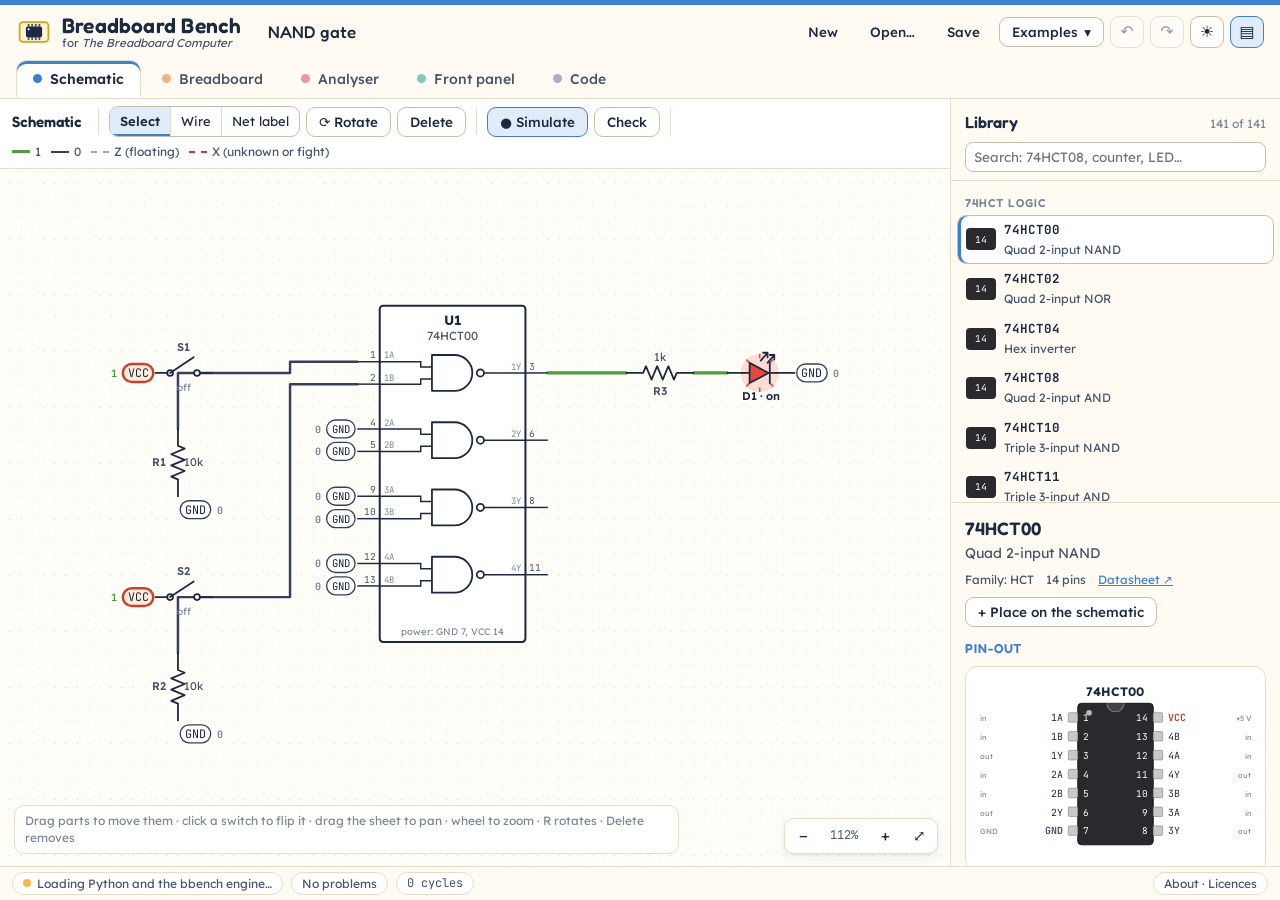
<file: index.html>
<!doctype html>
<html lang="en-AU">
<head>
<meta charset="utf-8">
<meta name="viewport" content="width=device-width, initial-scale=1">
<title>Breadboard Bench</title>
<meta name="description" content="Breadboard Bench: a free digital-logic simulator for The Breadboard Computer (PC-2).">
<meta name="theme-color" content="#1B2A41">
<link rel="manifest" href="manifest.json">
<link rel="icon" href="icons/icon.svg" type="image/svg+xml">
<link rel="apple-touch-icon" href="icons/icon-192.png">
<link rel="stylesheet" href="css/app.css">
<script>
  // apply the saved theme before first paint
  try { const t = localStorage.getItem("bb-theme"); if (t) document.documentElement.dataset.theme = t; } catch (e) {}
</script>
</head>
<body>
<div id="app">
  <header class="top">
    <div class="band" aria-hidden="true"></div>
    <div class="brand">
      <svg class="logo" viewBox="0 0 40 40" aria-hidden="true"><rect x="4" y="9" width="32" height="22" rx="4" class="logo-board"/><rect x="11" y="14" width="18" height="12" rx="2" class="logo-chip"/><g class="logo-pins"><rect x="13" y="11" width="2" height="3"/><rect x="17" y="11" width="2" height="3"/><rect x="21" y="11" width="2" height="3"/><rect x="25" y="11" width="2" height="3"/><rect x="13" y="26" width="2" height="3"/><rect x="17" y="26" width="2" height="3"/><rect x="21" y="26" width="2" height="3"/><rect x="25" y="26" width="2" height="3"/></g><circle cx="14" cy="17" r="1.2" class="logo-dot"/></svg>
      <div class="brand-text"><span class="brand-name">Breadboard Bench</span><span class="brand-sub">for <i>The Breadboard Computer</i></span></div>
    </div>
    <div class="projname" title="Project name">
      <label class="sr" for="proj-name">Project name</label>
      <input id="proj-name" spellcheck="false" value="Untitled">
      <span id="dirty" class="dirty" aria-live="polite"></span>
    </div>
    <nav class="actions" aria-label="Project">
      <button id="btn-new" class="btn ghost" title="Start a new empty project">New</button>
      <button id="btn-open" class="btn ghost" title="Open a .bbproj file (Ctrl+O)">Open…</button>
      <button id="btn-save" class="btn ghost" title="Save as a .bbproj file (Ctrl+S)">Save</button>
      <div class="menu">
        <button id="btn-examples" class="btn" aria-haspopup="true" aria-expanded="false">Examples <span aria-hidden="true">▾</span></button>
        <div id="examples-menu" class="menu-pop" role="menu" hidden></div>
      </div>
      <button id="btn-undo" class="btn icon" title="Undo (Ctrl+Z)" aria-label="Undo">↶</button>
      <button id="btn-redo" class="btn icon" title="Redo (Ctrl+Y)" aria-label="Redo">↷</button>
      <button id="btn-theme" class="btn icon" title="Light or dark theme" aria-label="Switch theme"><span class="theme-sun">☀</span><span class="theme-moon">☾</span></button>
      <button id="btn-lib" class="btn icon" title="Show or hide the chip library" aria-label="Library" aria-pressed="true">▤</button>
      <input id="file-input" type="file" accept=".bbproj,.json,application/json" hidden>
    </nav>
    <div class="tabs" role="tablist" aria-label="Workspaces">
      <button role="tab" class="tab" data-tab="schematic" data-accent="sky" aria-selected="true" id="tab-schematic" aria-controls="ws-schematic">Schematic</button>
      <button role="tab" class="tab" data-tab="breadboard" data-accent="copper" aria-selected="false" id="tab-breadboard" aria-controls="ws-breadboard">Breadboard</button>
      <button role="tab" class="tab" data-tab="analyser" data-accent="berry" aria-selected="false" id="tab-analyser" aria-controls="ws-analyser">Analyser</button>
      <button role="tab" class="tab" data-tab="panel" data-accent="teal" aria-selected="false" id="tab-panel" aria-controls="ws-panel">Front panel</button>
      <button role="tab" class="tab" data-tab="code" data-accent="plum" aria-selected="false" id="tab-code" aria-controls="ws-code">Code</button>
    </div>
  </header>

  <main class="main">
    <div class="workspaces">
      <section id="ws-schematic" class="ws" role="tabpanel" aria-labelledby="tab-schematic"></section>
      <section id="ws-breadboard" class="ws" role="tabpanel" aria-labelledby="tab-breadboard" hidden></section>
      <section id="ws-analyser" class="ws" role="tabpanel" aria-labelledby="tab-analyser" hidden></section>
      <section id="ws-panel" class="ws" role="tabpanel" aria-labelledby="tab-panel" hidden></section>
      <section id="ws-code" class="ws" role="tabpanel" aria-labelledby="tab-code" hidden></section>
    </div>
    <aside id="library" class="library" aria-label="Chip library"></aside>
  </main>

  <footer class="status">
    <span id="engine-status" class="pill" aria-live="polite"><i class="dot"></i><span>Starting engine…</span></span>
    <button id="problems-btn" class="pill btnlike" aria-expanded="false" title="Show problems found by the checker"><span id="problems-count">No problems</span></button>
    <span id="sim-status" class="pill mono"></span>
    <span class="grow"></span>
    <span id="hint" class="hint"></span>
    <a id="about-link" class="pill btnlike about" href="LICENSES/index.html" target="_blank" rel="noopener" title="About Breadboard Bench, and the licences of the software and fonts inside it">About · Licences</a>
  </footer>
  <div id="problems" class="problems" hidden role="region" aria-label="Problems"></div>
  <div id="toast" class="toast" role="status" aria-live="polite" hidden></div>
</div>
<script type="module" src="js/app.js"></script>
</body>
</html>
</file>
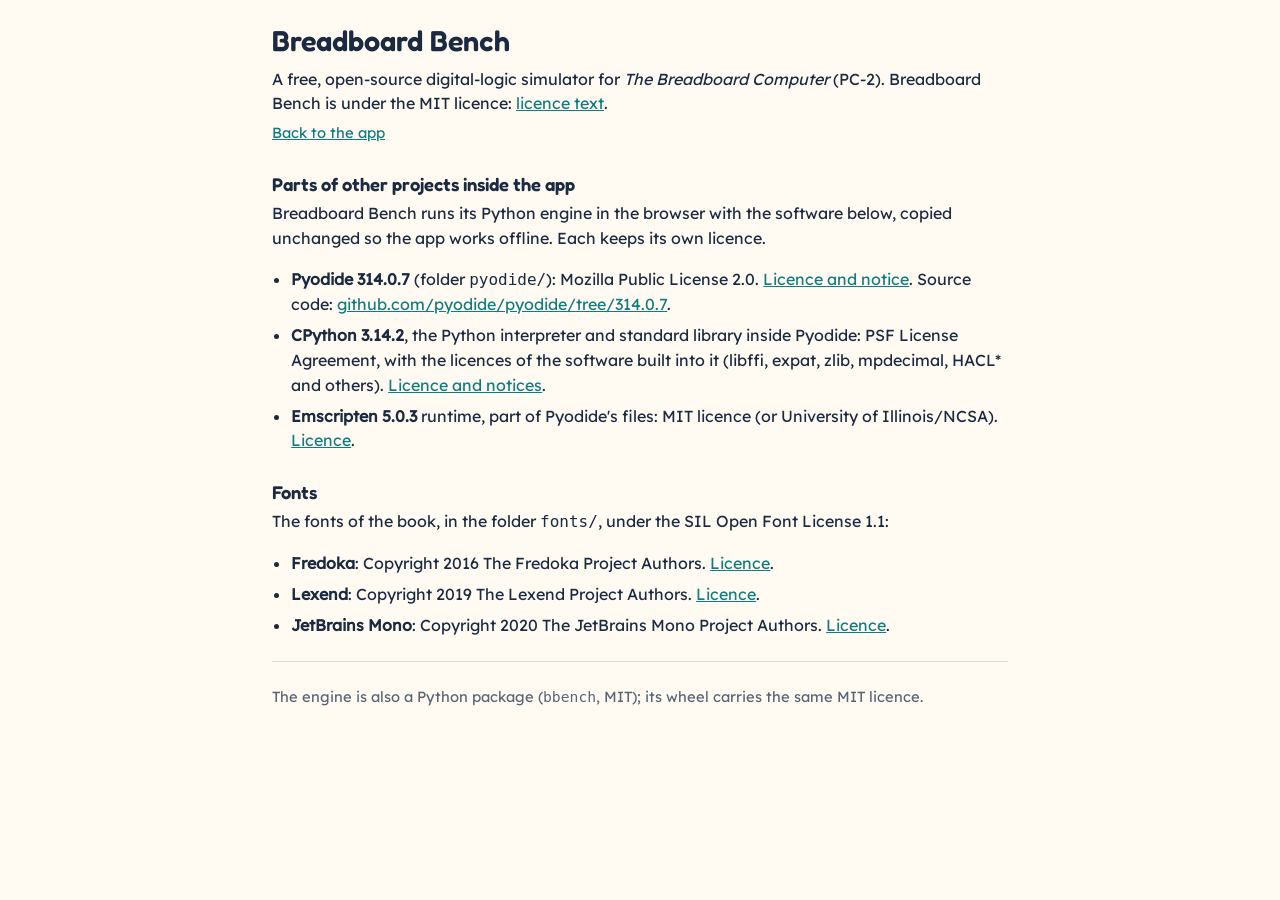
<file: LICENSES/index.html>
<!doctype html>
<html lang="en-AU">
<head>
<meta charset="utf-8">
<meta name="viewport" content="width=device-width, initial-scale=1">
<title>About and licences</title>
<style>
  @font-face { font-family: "Lexend"; src: url("../fonts/lexend-latin-400-normal.woff2") format("woff2"); font-weight: 400; }
  @font-face { font-family: "Fredoka"; src: url("../fonts/fredoka-latin-600-normal.woff2") format("woff2"); font-weight: 600; }
  :root { --ink: #1B2A41; --paper: #FFFBF3; --muted: #5A6475; --line: #E6DDCB; --link: #0F7C80; }
  @media (prefers-color-scheme: dark) { :root:not([data-theme="light"]) { --ink: #F3EEE3; --paper: #141C2A; --muted: #A9B1BF; --line: #2C3850; --link: #5CC8C4; } }
  :root[data-theme="dark"] { --ink: #F3EEE3; --paper: #141C2A; --muted: #A9B1BF; --line: #2C3850; --link: #5CC8C4; }
  body { margin: 0; background: var(--paper); color: var(--ink); font: 16px/1.55 "Lexend", system-ui, sans-serif; }
  main { max-width: 46rem; margin: 0 auto; padding: 24px 16px 48px; }
  h1, h2 { font-family: "Fredoka", "Lexend", sans-serif; font-weight: 600; line-height: 1.2; }
  h1 { font-size: 1.8rem; margin: 0 0 8px; }
  h2 { font-size: 1.15rem; margin: 28px 0 6px; }
  p, li { margin: 6px 0; }
  a { color: var(--link); }
  .note { color: var(--muted); font-size: .92rem; }
  ul { padding-left: 1.2rem; }
  hr { border: 0; border-top: 1px solid var(--line); margin: 24px 0; }
</style>
</head>
<body>
<main>
  <h1>Breadboard Bench</h1>
  <p>A free, open-source digital-logic simulator for <i>The Breadboard Computer</i> (PC-2).
     Breadboard Bench is under the MIT licence: <a href="Breadboard-Bench-MIT.txt">licence text</a>.</p>
  <p class="note"><a href="../index.html">Back to the app</a></p>

  <h2>Parts of other projects inside the app</h2>
  <p>Breadboard Bench runs its Python engine in the browser with the software below, copied
     unchanged so the app works offline. Each keeps its own licence.</p>
  <ul>
    <li><b>Pyodide 314.0.7</b> (folder <code>pyodide/</code>): Mozilla Public License 2.0.
      <a href="Pyodide-MPL-2.0.txt">Licence and notice</a>. Source code:
      <a href="https://github.com/pyodide/pyodide/tree/314.0.7">github.com/pyodide/pyodide/tree/314.0.7</a>.</li>
    <li><b>CPython 3.14.2</b>, the Python interpreter and standard library inside Pyodide: PSF License
      Agreement, with the licences of the software built into it (libffi, expat, zlib, mpdecimal,
      HACL* and others). <a href="CPython-3.14-LICENSE.txt">Licence and notices</a>.</li>
    <li><b>Emscripten 5.0.3</b> runtime, part of Pyodide's files: MIT licence (or University of
      Illinois/NCSA). <a href="Emscripten-LICENSE.txt">Licence</a>.</li>
  </ul>

  <h2>Fonts</h2>
  <p>The fonts of the book, in the folder <code>fonts/</code>, under the SIL Open Font License 1.1:</p>
  <ul>
    <li><b>Fredoka</b>: Copyright 2016 The Fredoka Project Authors. <a href="OFL-Fredoka.txt">Licence</a>.</li>
    <li><b>Lexend</b>: Copyright 2019 The Lexend Project Authors. <a href="OFL-Lexend.txt">Licence</a>.</li>
    <li><b>JetBrains Mono</b>: Copyright 2020 The JetBrains Mono Project Authors. <a href="OFL-JetBrainsMono.txt">Licence</a>.</li>
  </ul>
  <hr>
  <p class="note">The engine is also a Python package (<code>bbench</code>, MIT); its wheel carries the same MIT licence.</p>
</main>
<script>
  try { const t = localStorage.getItem("bb-theme"); if (t) document.documentElement.dataset.theme = t; } catch (e) {}
</script>
</body>
</html>
</file>
<file: css/app.css>
/* Breadboard Bench — app styles. The look follows the house style of The Breadboard Computer:
   ink on warm paper, Fredoka headings, Lexend text, JetBrains Mono for values, and the same
   signal colours as the book (bus yellow, control blue, data green, clock pink-red, address and step grey). */
@font-face { font-family: Fredoka; src: url(../fonts/fredoka-latin-500-normal.woff2) format("woff2"); font-weight: 500; font-display: swap; }
@font-face { font-family: Fredoka; src: url(../fonts/fredoka-latin-600-normal.woff2) format("woff2"); font-weight: 600; font-display: swap; }
@font-face { font-family: Fredoka; src: url(../fonts/fredoka-latin-700-normal.woff2) format("woff2"); font-weight: 700; font-display: swap; }
@font-face { font-family: Lexend; src: url(../fonts/lexend-latin-300-normal.woff2) format("woff2"); font-weight: 300; font-display: swap; }
@font-face { font-family: Lexend; src: url(../fonts/lexend-latin-400-normal.woff2) format("woff2"); font-weight: 400; font-display: swap; }
@font-face { font-family: Lexend; src: url(../fonts/lexend-latin-500-normal.woff2) format("woff2"); font-weight: 500; font-display: swap; }
@font-face { font-family: Lexend; src: url(../fonts/lexend-latin-600-normal.woff2) format("woff2"); font-weight: 600; font-display: swap; }
@font-face { font-family: Lexend; src: url(../fonts/lexend-latin-700-normal.woff2) format("woff2"); font-weight: 700; font-display: swap; }
@font-face { font-family: JBM; src: url(../fonts/jetbrains-mono-latin-400-normal.woff2) format("woff2"); font-weight: 400; font-display: swap; }
@font-face { font-family: JBM; src: url(../fonts/jetbrains-mono-latin-700-normal.woff2) format("woff2"); font-weight: 700; font-display: swap; }
@font-face { font-family: JBM; src: url(../fonts/jetbrains-mono-latin-400-italic.woff2) format("woff2"); font-weight: 400; font-style: italic; font-display: swap; }

:root {
  color-scheme: light;
  --ink: #1B2A41; --ink2: #44546B; --ink3: #7A869A; --paper: #FFFBF3; --card: #FFFFFF; --line: #E6DCC8; --line2: #C9BFA9;
  --well: #F6F1E6; --hover: #F3ECDD;
  --copper: #E8743B; --copper-t: #FDEBDD;
  --teal: #1A9E8F;  --teal-t: #DDF3EF;
  --sun: #F4B942;   --sun-t: #FEF3D6;  --bus: #D9A21B;
  --berry: #D64570; --berry-t: #FBE1E9;
  --sky: #3D7FD0;   --sky-t: #E1ECFA;
  --leaf: #4E9F3D;  --leaf-t: #E4F2DF;
  --plum: #7B5EA7;  --plum-t: #ECE5F6;
  --grey: #7E848D;  --grey-t: #ECEDEF;
  --pwr: #C8412B; --gndc: #1B2A41;
  --sig-bus: var(--bus); --sig-ctrl: var(--sky); --sig-data: var(--leaf); --sig-clock: var(--berry); --sig-addr: var(--grey); --sig-misc: var(--copper);
  --v0: #33415A; --vz: #9AA3B2; --vx: #D2352B;
  --sheet: #FFFDF8; --grid: #EDE5D3; --chip: #FFFFFF; --chip-line: #1B2A41;
  --select: #3D7FD0; --danger: #C8312B; --ok: #2E8540;
  --board: #F6F3EC; --board-line: #C9BFA9; --hole: #B8AF9C; --dip: #2A2A2E;
  --wave-bg: #FFFFFF; --wave-grid: #EFE8DA;
  --shadow: 0 1px 2px rgba(27,42,65,.08), 0 4px 14px rgba(27,42,65,.06);
  --radius: 12px;
  --ui: Lexend, system-ui, sans-serif; --head: Fredoka, Lexend, sans-serif; --mono: JBM, "JetBrains Mono", ui-monospace, monospace;
  --accent: var(--sky); --accent-t: var(--sky-t);
}
:root[data-theme="dark"] {
  color-scheme: dark;
  --ink: #E8EEF6; --ink2: #A9B6C8; --ink3: #7D8BA0; --paper: #121A25; --card: #1A2331; --line: #2B3647; --line2: #3B485B;
  --well: #0F1620; --hover: #222D3D;
  --copper: #F08A55; --copper-t: #3A271D;
  --teal: #2DB8A7;  --teal-t: #16312F;
  --sun: #F6C35A;   --sun-t: #3A3120;  --bus: #E8B332;
  --berry: #EC6A90; --berry-t: #3A1E29;
  --sky: #63A0EC;   --sky-t: #1A2A42;
  --leaf: #6CC257;  --leaf-t: #1C3220;
  --plum: #A487D1;  --plum-t: #2A2340;
  --grey: #8C939D;  --grey-t: #262C35;
  --pwr: #EF6A50; --gndc: #A9B6C8;
  --v0: #5A6B85; --vz: #6F7B8E; --vx: #FF6454;
  --sheet: #151E2B; --grid: #1F2A3A; --chip: #1C2636; --chip-line: #C9D4E3;
  --select: #63A0EC; --danger: #FF6454; --ok: #5CC46E;
  --board: #D9D3C6; --board-line: #A79D88; --hole: #9C927E; --dip: #202024;
  --wave-bg: #141D2A; --wave-grid: #223044;
  --shadow: 0 1px 2px rgba(0,0,0,.3), 0 6px 18px rgba(0,0,0,.25);
}
@media (prefers-color-scheme: dark) {
  :root:not([data-theme="light"]):not([data-theme="dark"]) {
    color-scheme: dark;
    --ink: #E8EEF6; --ink2: #A9B6C8; --ink3: #7D8BA0; --paper: #121A25; --card: #1A2331; --line: #2B3647; --line2: #3B485B;
    --well: #0F1620; --hover: #222D3D;
    --copper: #F08A55; --copper-t: #3A271D; --teal: #2DB8A7; --teal-t: #16312F; --sun: #F6C35A; --sun-t: #3A3120; --bus: #E8B332;
    --berry: #EC6A90; --berry-t: #3A1E29; --sky: #63A0EC; --sky-t: #1A2A42; --leaf: #6CC257; --leaf-t: #1C3220; --plum: #A487D1; --plum-t: #2A2340;
    --grey: #8C939D; --grey-t: #262C35;
    --pwr: #EF6A50; --gndc: #A9B6C8; --v0: #5A6B85; --vz: #6F7B8E; --vx: #FF6454;
    --sheet: #151E2B; --grid: #1F2A3A; --chip: #1C2636; --chip-line: #C9D4E3; --select: #63A0EC; --danger: #FF6454; --ok: #5CC46E;
    --board: #D9D3C6; --board-line: #A79D88; --hole: #9C927E; --dip: #202024; --wave-bg: #141D2A; --wave-grid: #223044;
  }
}

* { box-sizing: border-box; }
html, body { height: 100%; margin: 0; }
body { font-family: var(--ui); font-size: 14px; line-height: 1.45; color: var(--ink); background: var(--paper);
       font-variant-numeric: lining-nums tabular-nums; -webkit-font-smoothing: antialiased; overflow: hidden; }
button, input, select, textarea { font: inherit; color: inherit; }
.sr { position: absolute; width: 1px; height: 1px; overflow: hidden; clip: rect(0 0 0 0); white-space: nowrap; }
.mono, code, kbd { font-family: var(--mono); }
kbd { font-size: .85em; background: var(--card); border: 1px solid var(--line2); border-bottom-width: 2px; border-radius: 4px; padding: 0 .3em; }
:focus-visible { outline: 2.5px solid var(--select); outline-offset: 2px; border-radius: 6px; }
[hidden] { display: none !important; }

#app { display: grid; grid-template-rows: auto 1fr auto; height: 100vh; height: 100dvh; }

/* ------------------------------------------------------------------ header */
.top { position: relative; display: grid; grid-template-columns: auto 1fr auto; grid-template-rows: auto auto; align-items: center;
       column-gap: 18px; padding: 10px 16px 0; background: var(--paper); border-bottom: 1px solid var(--line); }
.top .band { position: absolute; inset: 0 0 auto 0; height: 5px; background: var(--accent); transition: background .25s; }
.brand { display: flex; align-items: center; gap: 10px; padding-top: 4px; }
.logo { width: 36px; height: 36px; }
.logo-board { fill: var(--sun-t); stroke: var(--bus); stroke-width: 2; }
.logo-chip { fill: var(--ink); } .logo-pins rect { fill: var(--ink2); } .logo-dot { fill: var(--paper); }
.brand-text { display: flex; flex-direction: column; line-height: 1.1; }
.brand-name { font-family: var(--head); font-weight: 600; font-size: 21px; letter-spacing: .01em; }
.brand-sub { font-size: 11.5px; color: var(--ink2); }
.projname { display: flex; align-items: center; gap: 8px; min-width: 0; padding-top: 4px; }
.projname input { font-family: var(--head); font-weight: 500; font-size: 17px; background: transparent; border: 1px solid transparent;
                  border-radius: 8px; padding: 3px 8px; min-width: 120px; max-width: 360px; width: 100%; }
.projname input:hover { border-color: var(--line); } .projname input:focus { border-color: var(--line2); background: var(--card); outline: none; }
.dirty { font-size: 12px; color: var(--ink3); white-space: nowrap; }
.actions { display: flex; gap: 6px; align-items: center; padding-top: 4px; }
.tabs { grid-column: 1 / -1; display: flex; gap: 4px; margin-top: 10px; overflow-x: auto; }
.tab { --c: var(--sky); --ct: var(--sky-t); appearance: none; border: 1px solid transparent; border-bottom: none; background: transparent;
       padding: 8px 16px 9px; border-radius: 10px 10px 0 0; cursor: pointer; font-weight: 500; color: var(--ink2); position: relative; white-space: nowrap; }
.tab[data-accent="copper"] { --c: var(--copper); --ct: var(--copper-t); }
.tab[data-accent="berry"] { --c: var(--berry); --ct: var(--berry-t); }
.tab[data-accent="teal"] { --c: var(--teal); --ct: var(--teal-t); }
.tab[data-accent="plum"] { --c: var(--plum); --ct: var(--plum-t); }
.tab::before { content: ""; display: inline-block; width: 9px; height: 9px; border-radius: 50%; background: var(--c); margin-right: 8px; vertical-align: 1px; opacity: .55; }
.tab:hover { background: var(--hover); color: var(--ink); }
.tab[aria-selected="true"] { background: var(--card); color: var(--ink); border-color: var(--line); font-weight: 600; }
.tab[aria-selected="true"]::before { opacity: 1; }
.tab[aria-selected="true"]::after { content: ""; position: absolute; left: -1px; right: -1px; bottom: -1px; height: 2px; background: var(--card); }
.tab[aria-selected="true"] { box-shadow: inset 0 3px 0 var(--c); }

/* ------------------------------------------------------------------ buttons and inputs */
.btn { appearance: none; border: 1px solid var(--line2); background: var(--card); color: var(--ink); border-radius: 9px; padding: 5px 12px;
       cursor: pointer; font-weight: 500; font-size: 13.5px; line-height: 1.35; white-space: nowrap; display: inline-flex; align-items: center; gap: 6px;
       transition: background .12s, border-color .12s, transform .05s; }
.btn:hover { background: var(--hover); }
.btn:active { transform: translateY(1px); }
.btn.ghost { border-color: transparent; background: transparent; }
.btn.ghost:hover { background: var(--hover); border-color: var(--line); }
.btn.icon { width: 34px; height: 32px; justify-content: center; padding: 0; font-size: 16px; }
.btn.primary { background: var(--accent); border-color: var(--accent); color: #fff; }
.btn.primary:hover { filter: brightness(1.06); background: var(--accent); }
.btn.go { background: var(--leaf); border-color: var(--leaf); color: #fff; }
.btn.paused { box-shadow: 0 0 0 2px var(--sun); }
body.clock-paused #sim-status { border-color: var(--sun); font-weight: 600; }
.btn.stop { background: var(--berry); border-color: var(--berry); color: #fff; }
.btn[aria-pressed="true"] { background: var(--accent-t); border-color: var(--accent); }
.btn:disabled { opacity: .45; cursor: default; }
.btn .k { font-family: var(--mono); font-size: 11px; color: var(--ink3); }
.theme-moon { display: none; }
:root[data-theme="dark"] .theme-sun { display: none; } :root[data-theme="dark"] .theme-moon { display: inline; }
.field { display: inline-flex; align-items: center; gap: 6px; font-size: 13px; color: var(--ink2); }
.input, select.input { border: 1px solid var(--line2); background: var(--card); border-radius: 8px; padding: 4px 8px; font-size: 13.5px; min-width: 0; }
.input.mono { font-family: var(--mono); font-size: 13px; }
.input:focus { outline: none; border-color: var(--select); box-shadow: 0 0 0 3px color-mix(in srgb, var(--select) 20%, transparent); }
.seg { display: inline-flex; border: 1px solid var(--line2); border-radius: 9px; overflow: hidden; background: var(--card); }
.seg button { appearance: none; border: 0; background: transparent; padding: 5px 10px; cursor: pointer; font-size: 13px; border-right: 1px solid var(--line); }
.seg button:last-child { border-right: 0; }
.seg button[aria-pressed="true"] { background: var(--accent-t); color: var(--ink); font-weight: 600; box-shadow: inset 0 -2px 0 var(--accent); }
.sep { width: 1px; align-self: stretch; background: var(--line); margin: 2px 4px; }

/* menus */
.menu { position: relative; }
.menu-pop { position: absolute; right: 0; top: calc(100% + 6px); z-index: 50; background: var(--card); border: 1px solid var(--line); border-radius: 12px;
            box-shadow: var(--shadow); padding: 6px; min-width: 280px; max-height: 70vh; overflow: auto; }
.menu-pop h6 { margin: 8px 10px 4px; font-family: var(--head); font-weight: 600; font-size: 12px; text-transform: uppercase; letter-spacing: .08em; color: var(--ink3); }
.menu-pop button { display: flex; flex-direction: column; align-items: flex-start; width: 100%; text-align: left; border: 0; background: transparent;
                   padding: 6px 10px; border-radius: 8px; cursor: pointer; }
.menu-pop button:hover, .menu-pop button:focus-visible { background: var(--hover); }
.menu-pop button small { color: var(--ink3); font-size: 11.5px; }

/* ------------------------------------------------------------------ main area */
.main { display: grid; grid-template-columns: 1fr auto; min-height: 0; background: var(--card); }
.workspaces { position: relative; min-width: 0; min-height: 0; }
.ws { position: absolute; inset: 0; display: flex; flex-direction: column; min-height: 0; }
.toolbar { display: flex; align-items: center; gap: 6px; padding: 7px 12px; border-bottom: 1px solid var(--line); background: var(--card); flex-wrap: wrap; min-height: 46px; }
.toolbar .title { font-family: var(--head); font-weight: 600; font-size: 15px; margin-right: 6px; }
.toolbar .grow { flex: 1; }
.canvas { position: relative; flex: 1; min-height: 0; overflow: hidden; background: var(--sheet); }
.canvas svg.view { width: 100%; height: 100%; display: block; touch-action: none; user-select: none; -webkit-user-select: none; }
.canvas.dragging, .canvas.dragging * { cursor: grabbing !important; }
.overlay-help { position: absolute; left: 14px; bottom: 12px; font-size: 12px; color: var(--ink3); background: color-mix(in srgb, var(--card) 88%, transparent);
                border: 1px solid var(--line); border-radius: 10px; padding: 6px 10px; pointer-events: none; max-width: 70%; }
.zoomctl { position: absolute; right: 12px; bottom: 12px; display: flex; gap: 4px; background: var(--card); border: 1px solid var(--line); border-radius: 10px; padding: 3px; box-shadow: var(--shadow); }
.zoomctl button { border: 0; background: transparent; width: 30px; height: 28px; border-radius: 7px; cursor: pointer; font-size: 15px; }
.zoomctl button:hover { background: var(--hover); }
.zoomctl span { font-family: var(--mono); font-size: 12px; align-self: center; min-width: 44px; text-align: center; color: var(--ink2); }

/* inspector (floating card) */
.inspector { position: absolute; right: 12px; top: 12px; width: 270px; background: var(--card); border: 1px solid var(--line); border-radius: var(--radius);
             box-shadow: var(--shadow); padding: 12px 14px; font-size: 13px; z-index: 5; }
.inspector h4 { margin: 0 0 2px; font-family: var(--head); font-weight: 600; font-size: 16px; }
.inspector .sub { color: var(--ink2); font-size: 12px; margin-bottom: 8px; }
.inspector label { display: block; font-size: 11.5px; color: var(--ink3); margin: 8px 0 3px; text-transform: uppercase; letter-spacing: .06em; }
.inspector .input { width: 100%; }
.inspector .row { display: flex; gap: 6px; margin-top: 10px; flex-wrap: wrap; }
.inspector .pins { font-family: var(--mono); font-size: 11.5px; max-height: 160px; overflow: auto; border: 1px solid var(--line); border-radius: 8px; margin-top: 6px; }
.inspector .pins div { display: flex; justify-content: space-between; padding: 2px 8px; border-bottom: 1px solid var(--line); }
.inspector .pins div:last-child { border-bottom: 0; }

/* ------------------------------------------------------------------ library panel */
.library { width: 330px; border-left: 1px solid var(--line); background: var(--paper); display: flex; flex-direction: column; min-height: 0; }
.library.collapsed { display: none; }
.lib-head { padding: 12px 14px 8px; border-bottom: 1px solid var(--line); }
.lib-head h3 { margin: 0 0 8px; font-family: var(--head); font-weight: 600; font-size: 16px; display: flex; align-items: baseline; justify-content: space-between; }
.lib-head h3 small { font-family: var(--ui); font-weight: 400; font-size: 12px; color: var(--ink3); }
.lib-head .input { width: 100%; }
.lib-list { overflow: auto; flex: 0 1 42%; min-height: 120px; padding: 4px 6px 8px; border-bottom: 1px solid var(--line); }
.lib-group { font-family: var(--head); font-weight: 600; font-size: 11.5px; text-transform: uppercase; letter-spacing: .09em; color: var(--ink3); margin: 10px 8px 3px; }
.lib-item { display: grid; grid-template-columns: auto 1fr auto; gap: 2px 8px; align-items: center; width: 100%; text-align: left; border: 1px solid transparent; background: transparent;
            padding: 5px 8px; border-radius: 9px; cursor: grab; }
.lib-item:hover { background: var(--hover); }
.lib-item[aria-selected="true"] { background: var(--card); border-color: var(--line2); box-shadow: inset 3px 0 0 var(--accent); }
.lib-item .t { font-family: var(--mono); font-weight: 700; font-size: 12.5px; }
.lib-item .d { font-size: 12px; color: var(--ink2); grid-column: 2; overflow: hidden; text-overflow: ellipsis; white-space: nowrap; }
.lib-item .badge { grid-row: 1 / span 2; grid-column: 1; width: 30px; height: 22px; border-radius: 4px; background: var(--dip); color: #fff; font-family: var(--mono); font-size: 9.5px;
                   display: grid; place-items: center; }
.lib-item .badge.part { background: var(--copper-t); color: var(--ink); border: 1px solid var(--copper); }
.lib-item .add { grid-row: 1 / span 2; grid-column: 3; opacity: 0; font-size: 12px; }
.lib-item:hover .add, .lib-item:focus-within .add { opacity: 1; }
.lib-detail { overflow: auto; flex: 1; padding: 12px 14px 18px; }
.lib-detail h4 { margin: 0; font-family: var(--head); font-weight: 600; font-size: 18px; }
.lib-detail .desc { color: var(--ink2); margin: 2px 0 8px; }
.lib-detail .card { background: var(--card); border: 1px solid var(--line); border-radius: var(--radius); padding: 8px; margin: 8px 0; }
.lib-detail .card svg { width: 100%; height: auto; display: block; }
.lib-detail h5 { margin: 12px 0 4px; font-family: var(--head); font-weight: 600; font-size: 13px; color: var(--accent); text-transform: uppercase; letter-spacing: .07em; }
.lib-detail .meta { font-size: 12px; color: var(--ink2); display: flex; flex-wrap: wrap; gap: 4px 12px; }
.lib-detail a { color: var(--sky); }
table.ft { border-collapse: collapse; width: 100%; font-size: 12px; }
table.ft th { background: var(--accent-t); text-align: left; padding: 3px 6px; border-bottom: 2px solid var(--accent); font-weight: 600; font-family: var(--mono); }
table.ft td { padding: 2px 6px; border-bottom: 1px solid var(--line); font-family: var(--mono); }
table.ft td.n { font-family: var(--ui); color: var(--ink2); }

/* ------------------------------------------------------------------ status bar and problems */
.status { display: flex; align-items: center; gap: 8px; padding: 5px 12px; border-top: 1px solid var(--line); background: var(--paper); font-size: 12px; color: var(--ink2); min-height: 32px; }
.status .grow { flex: 1; }
.pill { display: inline-flex; align-items: center; gap: 6px; border: 1px solid var(--line); background: var(--card); border-radius: 999px; padding: 2px 10px; }
.pill .dot { width: 8px; height: 8px; border-radius: 50%; background: var(--sun); }
.pill.ok .dot { background: var(--ok); } .pill.err .dot { background: var(--danger); } .pill.mock .dot { background: var(--copper); }
.btnlike { cursor: pointer; } .btnlike:hover { background: var(--hover); }
.pill.has-problems { border-color: var(--danger); color: var(--danger); font-weight: 600; }
a.pill.about { color: inherit; text-decoration: none; white-space: nowrap; }
.hint { color: var(--ink3); }
.problems { position: fixed; left: 12px; bottom: 40px; width: min(560px, calc(100vw - 24px)); max-height: 40vh; overflow: auto; background: var(--card);
            border: 1px solid var(--line); border-radius: var(--radius); box-shadow: var(--shadow); z-index: 40; padding: 10px 12px; }
.problems h4 { margin: 0 0 6px; font-family: var(--head); font-weight: 600; font-size: 15px; display: flex; justify-content: space-between; }
.problem { display: grid; grid-template-columns: 22px 1fr; gap: 6px; padding: 5px 4px; border-bottom: 1px solid var(--line); cursor: pointer; border-radius: 6px; }
.problem:hover { background: var(--hover); }
.problem .sev { width: 18px; height: 18px; border-radius: 50%; display: grid; place-items: center; color: #fff; font-weight: 700; font-size: 11px; background: var(--danger); }
.problem .sev.warning { background: var(--bus); color: var(--ink); } .problem .sev.info { background: var(--sky); }
.problem .where { font-family: var(--mono); font-size: 11.5px; color: var(--ink3); }
.toast { position: fixed; left: 50%; bottom: 48px; transform: translateX(-50%); background: var(--ink); color: var(--paper); padding: 8px 16px; border-radius: 10px;
         box-shadow: var(--shadow); z-index: 60; font-size: 13.5px; max-width: 80vw; }

/* ------------------------------------------------------------------ SVG drawing classes (shared) */
svg { font-family: var(--ui); }
.sheet-bg { fill: var(--sheet); }
.gridline { stroke: var(--grid); stroke-width: 1; }
.t-ink { fill: var(--ink); } .t-ink2 { fill: var(--ink2); } .t-ink3 { fill: var(--ink3); }
.t-mono { font-family: var(--mono); }
.t-head { font-family: var(--head); font-weight: 600; }
.chipbox { fill: var(--chip); stroke: var(--chip-line); stroke-width: 1.8; }
.pinline { stroke: var(--chip-line); stroke-width: 1.3; fill: none; }
.symline { stroke: var(--chip-line); stroke-width: 1.6; fill: none; stroke-linejoin: round; stroke-linecap: round; }
.symfill { fill: var(--chip); stroke: var(--chip-line); stroke-width: 1.6; stroke-linejoin: round; }
.part { cursor: move; }
.part .hit { fill: transparent; }
.part.selected .chipbox, .part.selected .selbox { stroke: var(--select); stroke-width: 2.6; }
.part .selbox { fill: none; stroke: none; }
.part.selected .selbox { stroke-dasharray: 5 4; fill: color-mix(in srgb, var(--select) 6%, transparent); }
.pin-hot { fill: transparent; stroke: transparent; cursor: crosshair; }
.pin-hot:hover, .pin-hot.armed { fill: color-mix(in srgb, var(--select) 25%, transparent); stroke: var(--select); stroke-width: 1.5; }
.wire { fill: none; stroke-width: 2.2; stroke-linejoin: round; stroke-linecap: round; stroke: var(--ink); cursor: pointer; }
.wire-hit { fill: none; stroke: transparent; stroke-width: 10; cursor: pointer; }
.wire.selected { stroke: var(--select) !important; stroke-width: 3.2; filter: drop-shadow(0 0 2px color-mix(in srgb, var(--select) 70%, transparent)); }
.wire.v1 { stroke-width: 3; } .wire.v0 { stroke: var(--v0) !important; } .wire.vz { stroke: var(--vz) !important; stroke-dasharray: 5 4; }
.wire.vx { stroke: var(--vx) !important; stroke-dasharray: 8 3 2 3; }
.junction { stroke: none; }
.tag rect { stroke-width: 1.2; }
.tag text { font-family: var(--mono); fill: var(--ink); }
.tag.v1 rect { stroke-width: 2.2; } .tag.v0 rect { fill: var(--card) !important; stroke: var(--v0) !important; } .tag.vz rect { stroke-dasharray: 3 2; stroke: var(--vz) !important; fill: var(--card) !important; }
.tag.vx rect { stroke: var(--vx) !important; fill: color-mix(in srgb, var(--vx) 12%, var(--card)) !important; }
.valbadge { font-family: var(--mono); font-size: 9px; font-weight: 700; }
.valbadge.v1 { fill: var(--leaf); } .valbadge.v0 { fill: var(--ink3); } .valbadge.vz { fill: var(--vz); } .valbadge.vx { fill: var(--vx); }
.ghostwire { fill: none; stroke: var(--select); stroke-width: 2; stroke-dasharray: 6 4; pointer-events: none; }
.marker circle { fill: var(--danger); } .marker text { fill: #fff; font-weight: 700; font-size: 11px; font-family: var(--ui); }
.marker.warning circle { fill: var(--bus); } .marker.warning text { fill: #1B2A41; }
.marker-ring { fill: none; stroke: var(--danger); stroke-width: 2; stroke-dasharray: 4 3; }
.operable { cursor: pointer; }
.operable:hover .lever, .operable:hover .knob { filter: brightness(1.15); }
.lbl { font-family: var(--ui); fill: var(--ink2); }

/* LEDs (shape and text show state too, not just colour) */
.led-off { fill: var(--card); stroke: var(--ink2); stroke-width: 1.2; }
.led-ray { stroke-width: 1.4; }

/* ------------------------------------------------------------------ breadboard */
.bb-board { fill: var(--board); stroke: var(--board-line); stroke-width: 1; }
.bb-hole { fill: var(--hole); }
.bb-hole-hot { fill: transparent; cursor: crosshair; }
.bb-hole-hot:hover { fill: var(--select); fill-opacity: .55; }
.bb-label { font-family: var(--ui); fill: #44546B; }
.bb-title { font-family: var(--head); font-weight: 600; fill: var(--ink); }
.bb-railline-p { stroke: #D7372B; stroke-width: 1.2; } .bb-railline-n { stroke: #2F6DB5; stroke-width: 1.2; }
.bb-wire { fill: none; stroke-width: 2.4; stroke-linecap: round; cursor: pointer; }
.bb-wire.selected { stroke-width: 3.6; filter: drop-shadow(0 0 2px var(--select)); }
.bb-problem { fill: none; stroke: var(--danger); stroke-width: 2.4; }
.bb-problem-fill { fill: var(--danger); fill-opacity: .25; stroke: var(--danger); stroke-width: 1.6; }
.bb-part { cursor: move; }
.bb-part.selected > .body { stroke: var(--select) !important; stroke-width: 2.4 !important; }
.bb-frame.focus { stroke: var(--accent); stroke-width: 3; fill: none; }

.side { width: 250px; border-right: 1px solid var(--line); background: var(--paper); overflow: auto; padding: 10px; font-size: 13px; }
.side h5 { margin: 6px 4px 6px; font-family: var(--head); font-weight: 600; font-size: 12px; text-transform: uppercase; letter-spacing: .08em; color: var(--ink3); }
.side .item { display: flex; justify-content: space-between; align-items: center; gap: 6px; width: 100%; text-align: left; background: transparent; border: 1px solid transparent;
              padding: 5px 8px; border-radius: 8px; cursor: pointer; }
.side .item:hover { background: var(--hover); }
.side .item[aria-current="true"] { background: var(--card); border-color: var(--line2); font-weight: 600; box-shadow: inset 3px 0 0 var(--accent); }
.side .item .n { font-family: var(--mono); font-size: 11.5px; color: var(--ink3); }
.side .item.bad .n { color: var(--danger); font-weight: 700; }
.split { display: flex; flex: 1; min-height: 0; }
.swatches { display: inline-flex; gap: 3px; }
.swatch { width: 22px; height: 22px; border-radius: 50%; border: 2px solid var(--card); box-shadow: 0 0 0 1px var(--line2); cursor: pointer; padding: 0; }
.swatch[aria-pressed="true"] { box-shadow: 0 0 0 2px var(--ink); }

/* ------------------------------------------------------------------ analyser */
.wave-wrap { position: relative; flex: 1; min-height: 0; display: grid; grid-template-columns: 230px 1fr; background: var(--wave-bg); }
.wave-names { overflow: hidden; border-right: 1px solid var(--line); background: var(--card); position: relative; }
.wave-canvas { position: relative; min-width: 0; overflow: hidden; }
.wave-canvas canvas { position: absolute; inset: 0; width: 100%; height: 100%; cursor: crosshair; }
.wave-name { position: absolute; left: 0; right: 0; display: flex; align-items: center; gap: 6px; padding: 0 8px 0 10px; font-family: var(--mono); font-size: 12.5px; font-weight: 700;
             border-bottom: 1px solid var(--wave-grid); }
.wave-name .sw { width: 4px; align-self: stretch; margin: 6px 0; border-radius: 2px; }
.wave-name .val { margin-left: auto; font-weight: 400; color: var(--ink2); font-size: 12px; }
.wave-name button { border: 0; background: transparent; cursor: pointer; color: var(--ink3); padding: 0 2px; font-size: 12px; }
.wave-name button:hover { color: var(--danger); }
.wave-name .tw { cursor: pointer; color: var(--ink3); width: 12px; display: inline-block; }
.wave-ruler { height: 30px; }
.probes-pop { position: absolute; z-index: 30; top: 48px; left: 12px; width: 340px; max-height: 60vh; display: flex; flex-direction: column; background: var(--card);
              border: 1px solid var(--line); border-radius: var(--radius); box-shadow: var(--shadow); padding: 10px; }
.probes-pop .list { overflow: auto; margin-top: 8px; columns: 2; font-family: var(--mono); font-size: 12px; }
.probes-pop label { display: flex; gap: 6px; align-items: center; padding: 1px 2px; break-inside: avoid; }
.cursor-readout { font-family: var(--mono); font-size: 12.5px; display: inline-flex; gap: 10px; background: var(--well); border: 1px solid var(--line); border-radius: 8px; padding: 3px 10px; white-space: nowrap; overflow: hidden; text-overflow: ellipsis; max-width: 100%; min-width: 0; }
/* the readout takes whatever room the toolbar has left (shrinking, never wrapping onto a new line) */
.toolbar .readout-slot { flex: 1 1 0; min-width: 96px; display: flex; justify-content: flex-end; overflow: hidden; }
.toolbar .readout-slot .cursor-readout > span { flex: none; }
.wave-caption { font-size: 12.5px; color: var(--ink2); padding: 4px 12px 4px 14px; border-bottom: 1px solid var(--line); background: var(--well); display: flex; align-items: center; gap: 10px; min-height: 30px; }
.wave-caption .txt { flex: 1 1 auto; min-width: 0; }
.wave-caption .readout-slot { flex: 0 0 auto; display: flex; }
.wave-caption .readout-slot:empty { display: none; }
.wave-caption .cursor-readout { background: var(--card); }
.wave-caption[hidden] { display: none; }
.clockctl { display: inline-flex; align-items: center; gap: 6px; }
.clockctl[hidden] { display: none; }
.cursor-readout b { font-weight: 700; } .cursor-readout .ca { color: var(--sky); } .cursor-readout .cb { color: var(--berry); }
.empty { display: grid; place-items: center; height: 100%; color: var(--ink2); text-align: center; padding: 30px; }
.empty .card { max-width: 460px; background: var(--card); border: 1px solid var(--line); border-radius: var(--radius); padding: 22px 26px; box-shadow: var(--shadow); }
.empty h3 { font-family: var(--head); font-weight: 600; margin: 0 0 6px; color: var(--ink); font-size: 19px; }
.empty p { margin: 0 0 12px; }

/* ------------------------------------------------------------------ front panel */
.panel-wrap { flex: 1; min-height: 0; overflow: auto; display: grid; grid-template-columns: minmax(0, 1fr) 330px; gap: 0; background: var(--sheet); }
.panel-main { padding: 18px 22px 30px; min-width: 0; overflow: auto; }
.panel-side { border-left: 1px solid var(--line); background: var(--paper); padding: 14px 16px; overflow: auto; }
.panel-side h4 { margin: 0 0 8px; font-family: var(--head); font-weight: 600; font-size: 16px; }
.panel-side .listing { border-collapse: collapse; width: 100%; font-size: 12px; margin-top: 8px; }
.panel-side .listing th { text-align: left; background: var(--teal-t); border-bottom: 2px solid var(--teal); padding: 3px 5px; font-weight: 600; }
.panel-side .listing td { border-bottom: 1px solid var(--line); padding: 2px 5px; font-family: var(--mono); }
.panel-side .listing td.m { font-family: var(--ui); color: var(--ink2); font-size: 11.5px; }
.panel-side .listing tr.cur td { background: var(--sun-t); }
.panel-side .listing tr.pc td:first-child { box-shadow: inset 3px 0 0 var(--teal); font-weight: 700; }
.panel-side .row { display: flex; gap: 8px; align-items: center; flex-wrap: wrap; margin: 8px 0; }
.panel-side .note { font-size: 12px; color: var(--ink2); }
.fp-svg { width: 100%; max-width: 1100px; height: auto; display: block; margin: 0 auto; }
.fp-plate { fill: var(--card); stroke: var(--line2); stroke-width: 1.2; }
.fp-group { fill: var(--well); stroke: var(--line); stroke-width: 1; }
.fp-gtitle { font-family: var(--head); font-weight: 600; font-size: 13px; fill: var(--ink); letter-spacing: .02em; }
.fp-val { font-family: var(--mono); font-size: 12px; fill: var(--ink2); }
.fp-small { font-family: var(--mono); font-size: 9px; fill: var(--ink3); }
.fp-lab { font-family: var(--ui); font-size: 10.5px; fill: var(--ink2); }
.fp-digit-bg { fill: #141414; stroke: #000; }
.seg-on { fill: #FF3B2F; filter: drop-shadow(0 0 3px rgba(255, 59, 47, .8)); } .seg-off { fill: #3A1A18; }
.fp-key { cursor: pointer; }
.fp-key .cap { fill: var(--chip); stroke: var(--ink); stroke-width: 1.4; }
.fp-key:hover .cap { fill: var(--hover); }
.fp-key.down .cap { fill: var(--sun-t); transform: translateY(1.5px); }
.fp-key:focus-visible { outline: none; } .fp-key:focus-visible .cap { stroke: var(--select); stroke-width: 2.6; }
.dip-body { fill: #C8392F; stroke: #7A1E18; stroke-width: 1; }
.dip-slot { fill: #8E241C; } .dip-lever { fill: #FFFFFF; stroke: #555; stroke-width: .6; }
.dip-sw { cursor: pointer; } .dip-sw:hover .dip-lever { fill: #FFF4C2; }
.dip-sw:focus-visible { outline: none; } .dip-sw:focus-visible .dip-slot { stroke: var(--sun); stroke-width: 2; }

/* ------------------------------------------------------------------ code */
.code-wrap { flex: 1; min-height: 0; display: grid; grid-template-rows: minmax(140px, 1fr) minmax(120px, 1fr); }
.editor { position: relative; border-bottom: 1px solid var(--line); min-height: 0; display: flex; }
.editor .gutter { width: 44px; padding: 12px 6px 12px 0; text-align: right; font-family: var(--mono); font-size: 13px; line-height: 1.55; color: var(--ink3); background: var(--well);
                  border-right: 1px solid var(--line); overflow: hidden; user-select: none; white-space: pre; }
.editor .stack { position: relative; flex: 1; min-width: 0; }
.editor textarea, .editor pre.hl { position: absolute; inset: 0; margin: 0; border: 0; padding: 12px 14px; font-family: var(--mono); font-size: 13px; line-height: 1.55;
                                   white-space: pre; overflow: auto; tab-size: 4; background: transparent; }
.editor textarea { color: transparent; caret-color: var(--ink); resize: none; outline: none; z-index: 2; }
.editor textarea::selection { background: color-mix(in srgb, var(--select) 30%, transparent); color: transparent; }
.editor pre.hl { color: var(--ink); z-index: 1; pointer-events: none; background: var(--card); }
.hl .kw { color: #7B3FA3; font-weight: 700; } .hl .str { color: #2E7D32; } .hl .com { color: #7A869A; font-style: italic; } .hl .num { color: #B35A1F; } .hl .fn { color: #2F5FA8; }
:root[data-theme="dark"] .hl .kw { color: #C79BF2; } :root[data-theme="dark"] .hl .str { color: #8FD18A; } :root[data-theme="dark"] .hl .num { color: #F2A36B; } :root[data-theme="dark"] .hl .fn { color: #8EB8F2; }
.console { min-height: 0; overflow: auto; background: #1E2A3A; color: #E8F0FA; font-family: var(--mono); font-size: 12.8px; line-height: 1.5; padding: 10px 14px; }
.console .lbl { font-family: var(--ui); font-size: 10.5px; color: #9FB6D6; text-transform: uppercase; letter-spacing: .1em; }
.console .in { color: #9FB6D6; } .console .err { color: #FF9B8F; } .console .ok { color: #9BE39B; }
.console pre { margin: 0; white-space: pre-wrap; font: inherit; }
.console .prompt { display: flex; gap: 8px; align-items: center; margin-top: 6px; }
.console .prompt input { flex: 1; background: transparent; border: 0; color: #E8F0FA; font-family: var(--mono); font-size: 12.8px; outline: none; }

@media (max-width: 900px) {
  .library { position: fixed; right: 0; top: 0; bottom: 0; z-index: 45; box-shadow: var(--shadow); }
  .brand-sub, .dirty { display: none; }
  .panel-wrap { grid-template-columns: 1fr; }
  .side { width: 190px; }
}

/* dialogs */
dialog.dlg { border: 1px solid var(--line); border-radius: var(--radius); background: var(--card); color: var(--ink); padding: 16px 18px; width: min(420px, 92vw); box-shadow: var(--shadow); }
dialog.dlg::backdrop { background: rgba(18, 26, 37, .35); }
dialog.dlg h4 { margin: 0 0 8px; font-family: var(--head); font-weight: 600; font-size: 17px; }
dialog.dlg p { margin: 0 0 8px; font-size: 13px; }
dialog.dlg .row { display: flex; justify-content: flex-end; gap: 8px; margin-top: 8px; }
.legend { display: inline-flex; gap: 10px; font-size: 12px; color: var(--ink2); align-items: center; }
.legend .leg { display: inline-flex; align-items: center; gap: 5px; }
.legend i { display: inline-block; width: 18px; height: 0; border-top: 3px solid var(--leaf); }
.legend i.lv0 { border-top: 2px solid var(--v0); } .legend i.lvz { border-top: 2px dashed var(--vz); } .legend i.lvx { border-top: 2px dashed var(--vx); }
.library.offtab { display: none; }
.console.prompt { display: flex; gap: 8px; align-items: center; padding: 8px 14px; }
.console.prompt input { flex: 1; background: transparent; border: 0; color: #E8F0FA; font-family: var(--mono); font-size: 12.8px; outline: none; }
.console.prompt input::placeholder { color: #6F86A6; }
</file>
